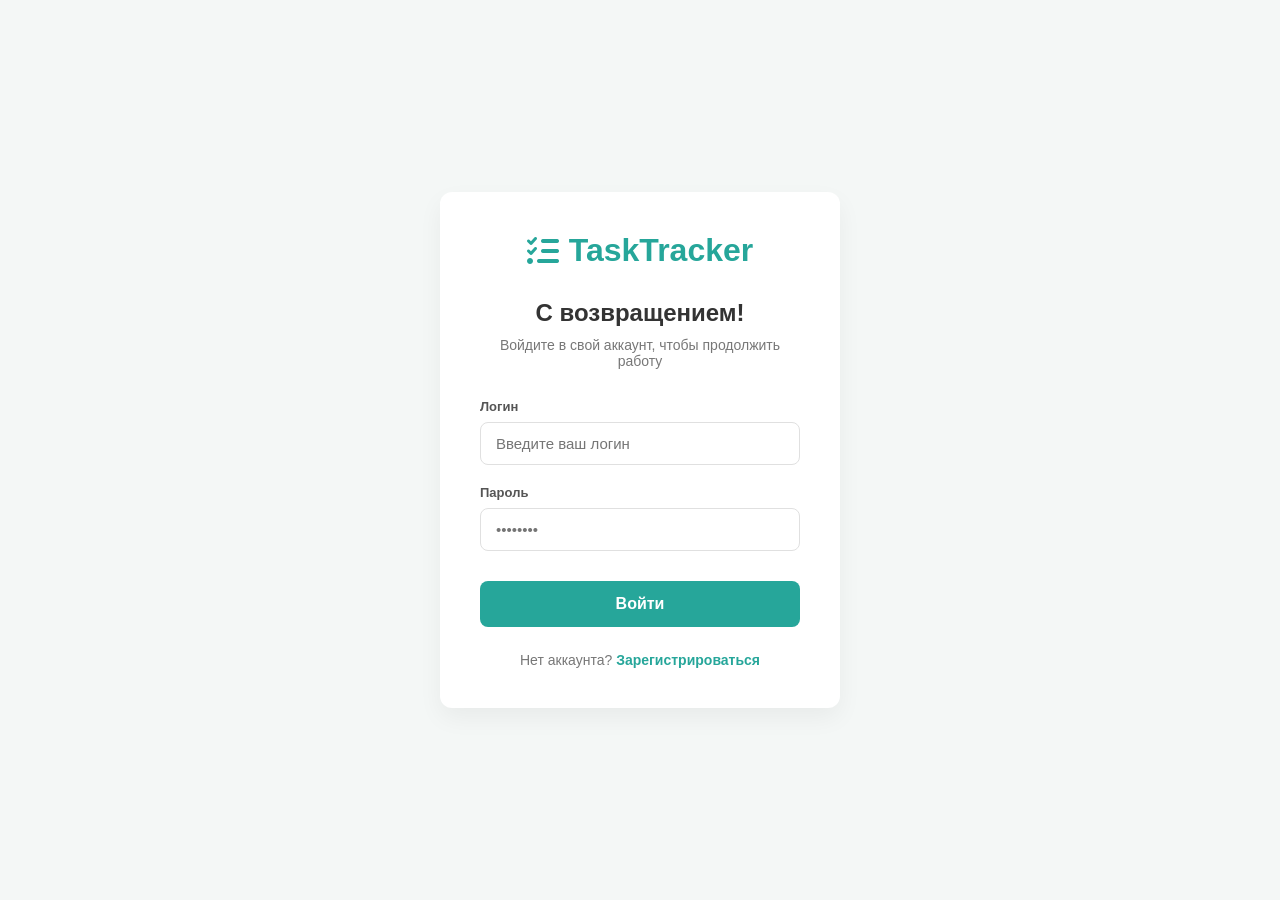
<file: templates/login.html>
<!DOCTYPE html>
<html lang="ru">
<head>
    <meta charset="UTF-8">
    <meta name="viewport" content="width=device-width, initial-scale=1.0">
    <title>Авторизация | Task Tracker</title>
    <link rel="stylesheet" href="/static/styles.css?v=1.4">
    <link rel="stylesheet" href="https://cdnjs.cloudflare.com/ajax/libs/font-awesome/6.0.0/css/all.min.css">
    <style>
        body {
            display: flex;
            justify-content: center;
            align-items: center;
            background-color: #f4f7f6;
            height: 100vh;
            margin: 0;
        }
        .auth-container {
            background: white;
            padding: 40px;
            border-radius: 12px;
            box-shadow: 0 10px 25px rgba(0,0,0,0.05);
            width: 100%;
            max-width: 400px;
            text-align: center;
        }
        .auth-logo {
            font-size: 32px;
            font-weight: bold;
            color: var(--primary-color);
            margin-bottom: 30px;
            display: flex;
            align-items: center;
            justify-content: center;
            gap: 10px;
        }
        .auth-title {
            font-size: 24px;
            color: #333;
            margin-bottom: 10px;
        }
        .auth-subtitle {
            font-size: 14px;
            color: var(--text-muted);
            margin-bottom: 30px;
        }
        .auth-form .form-group {
            text-align: left;
            margin-bottom: 20px;
        }
        .auth-form label {
            font-weight: 600;
            font-size: 13px;
            margin-bottom: 8px;
            display: block;
            color: #555;
        }
        .auth-form input {
            width: 100%;
            padding: 12px 15px;
            border: 1px solid #e0e0e0;
            border-radius: 8px;
            font-size: 15px;
            transition: border-color 0.2s;
        }
        .auth-form input:focus {
            outline: none;
            border-color: var(--primary-color);
        }
        .auth-submit {
            width: 100%;
            padding: 14px;
            background-color: var(--primary-color);
            color: white;
            border: none;
            border-radius: 8px;
            font-size: 16px;
            font-weight: bold;
            cursor: pointer;
            transition: background-color 0.2s;
            margin-top: 10px;
        }
        .auth-submit:hover {
            background-color: #00897b;
        }
        .auth-switch {
            margin-top: 25px;
            font-size: 14px;
            color: var(--text-muted);
        }
        .auth-switch a {
            color: var(--primary-color);
            text-decoration: none;
            font-weight: 600;
        }
        .auth-switch a:hover {
            text-decoration: underline;
        }
        .error-message {
            color: #ff5252;
            font-size: 13px;
            margin-top: 10px;
            display: none;
        }
    </style>
</head>
<body>
    <div class="auth-container">
        <div class="auth-logo">
            <i class="fas fa-tasks"></i>
            <span>TaskTracker</span>
        </div>
        
        <div id="loginSection">
            <h1 class="auth-title">С возвращением!</h1>
            <p class="auth-subtitle">Войдите в свой аккаунт, чтобы продолжить работу</p>
            
            <form class="auth-form" id="loginForm">
                <div class="form-group">
                    <label for="loginUsername">Логин</label>
                    <input type="text" id="loginUsername" required placeholder="Введите ваш логин">
                </div>
                <div class="form-group">
                    <label for="loginPassword">Пароль</label>
                    <input type="password" id="loginPassword" required placeholder="••••••••">
                </div>
                <button type="submit" class="auth-submit">Войти</button>
                <div id="loginError" class="error-message"></div>
            </form>
            
            <div class="auth-switch">
                Нет аккаунта? <a href="#" onclick="toggleAuth(event, 'register')">Зарегистрироваться</a>
            </div>
        </div>

        <div id="registerSection" style="display: none;">
            <h1 class="auth-title">Создать аккаунт</h1>
            <p class="auth-subtitle">Начните управлять задачами эффективно</p>
            
            <form class="auth-form" id="registerForm">
                <div class="form-group">
                    <label for="regDisplayName">Ваше имя (как к вам обращаться)</label>
                    <input type="text" id="regDisplayName" required placeholder="Иван Иванов">
                </div>
                <div class="form-group">
                    <label for="regUsername">Логин (для входа)</label>
                    <input type="text" id="regUsername" required placeholder="Придумайте логин">
                </div>
                <div class="form-group">
                    <label for="regPassword">Пароль</label>
                    <input type="password" id="regPassword" required placeholder="••••••••">
                </div>
                <button type="submit" class="auth-submit">Зарегистрироваться</button>
                <div id="registerError" class="error-message"></div>
            </form>
            
            <div class="auth-switch">
                Уже есть аккаунт? <a href="#" onclick="toggleAuth(event, 'login')">Войти</a>
            </div>
        </div>
    </div>

    <script>
        function toggleAuth(e, type) {
            e.preventDefault();
            const loginSection = document.getElementById('loginSection');
            const registerSection = document.getElementById('registerSection');
            
            if (type === 'register') {
                loginSection.style.display = 'none';
                registerSection.style.display = 'block';
            } else {
                loginSection.style.display = 'block';
                registerSection.style.display = 'none';
            }
        }

        document.getElementById('loginForm').addEventListener('submit', async (e) => {
            e.preventDefault();
            const username = document.getElementById('loginUsername').value;
            const password = document.getElementById('loginPassword').value;
            const errorDiv = document.getElementById('loginError');

            try {
                const response = await fetch('/login', {
                    method: 'POST',
                    headers: { 'Content-Type': 'application/json' },
                    body: JSON.stringify({ username, password })
                });

                const data = await response.json();
                if (response.ok) {
                    window.location.href = '/';
                } else {
                    errorDiv.textContent = data.detail || 'Ошибка входа';
                    errorDiv.style.display = 'block';
                }
            } catch (err) {
                errorDiv.textContent = 'Ошибка сервера';
                errorDiv.style.display = 'block';
            }
        });

        document.getElementById('registerForm').addEventListener('submit', async (e) => {
            e.preventDefault();
            const displayName = document.getElementById('regDisplayName').value;
            const username = document.getElementById('regUsername').value;
            const password = document.getElementById('regPassword').value;
            const errorDiv = document.getElementById('registerError');

            try {
                const response = await fetch('/register', {
                    method: 'POST',
                    headers: { 'Content-Type': 'application/json' },
                    body: JSON.stringify({ displayName, username, password })
                });

                const data = await response.json();
                if (response.ok) {
                    window.location.href = '/';
                } else {
                    errorDiv.textContent = data.detail || 'Ошибка регистрации';
                    errorDiv.style.display = 'block';
                }
            } catch (err) {
                errorDiv.textContent = 'Ошибка сервера';
                errorDiv.style.display = 'block';
            }
        });
    </script>
</body>
</html>
</file>
<file: static/styles.css>
:root {
    --primary-color: #26a69a;
    --bg-color: #f4f7f6;
    --sidebar-bg: #ffffff;
    --text-color: #333;
    --text-muted: #777;
    --border-color: #e0e0e0;
    --card-bg: #ffffff;
    --tag-due-bg: #ff5252;
    --tag-new-bg: #4fc3f7;
    --tag-onhold-bg: #ffb74d;
}

* {
    box-sizing: border-box;
    margin: 0;
    padding: 0;
}

body {
    font-family: 'Segoe UI', Tahoma, Geneva, Verdana, sans-serif;
    background-color: var(--bg-color);
    color: var(--text-color);
    height: 100vh;
    overflow: hidden;
}

.app-container {
    display: flex;
    height: 100%;
}

/* Main Content Styling */
.main-content {
    flex: 1;
    display: flex;
    flex-direction: column;
    overflow: hidden;
}

/* Board Header Styling */
.board-header {
    padding: 20px;
    background-color: #ffffff;
    border-bottom: 1px solid var(--border-color);
}

.board-title-row {
    display: flex;
    justify-content: space-between;
    align-items: center;
}

.board-title {
    display: flex;
    flex-direction: column;
    gap: 10px;
}

.board-title h1 {
    font-size: 24px;
    color: rgba(102, 102, 102, 1);
    font-weight: normal;
    background-clip: unset;
    -webkit-background-clip: unset;
}

.add-stage-btn-top {
    background-color: rgba(255, 255, 255, 0.6);
    border: 2px dashed var(--border-color);
    padding: 8px 16px;
    border-radius: 8px;
    font-size: 14px;
    cursor: pointer;
    color: var(--text-muted);
    transition: all 0.2s;
    display: flex;
    align-items: center;
    gap: 8px;
    width: fit-content;
}

.add-stage-btn-top:hover {
    border-color: var(--primary-color);
    color: var(--primary-color);
    background-color: #fff;
    box-shadow: 0 2px 8px rgba(0,0,0,0.05);
}

.view-switcher {
    display: flex;
    background-color: #eee;
    padding: 4px;
    border-radius: 8px;
    gap: 4px;
}

.user-profile {
    display: flex;
    align-items: center;
    gap: 15px;
    background: white;
    padding: 5px 10px;
    border-radius: 8px;
    box-shadow: 0 2px 8px rgba(0,0,0,0.05);
}

.filters-bar {
    display: flex;
    gap: 10px;
}

.filter-btn {
    background-color: white;
    border: 1px solid var(--border-color);
    padding: 8px 16px;
    border-radius: 8px;
    font-size: 14px;
    cursor: pointer;
    color: var(--text-muted);
    transition: all 0.2s;
    display: flex;
    align-items: center;
    gap: 8px;
}

.filter-btn.active {
    background-color: var(--primary-color);
    color: white;
    border-color: var(--primary-color);
}

.filter-btn:hover:not(.active) {
    background-color: #f5f5f5;
}

#userNameDisplay {
    font-size: 14px;
    color: #555;
    font-weight: 600;
    display: flex;
    align-items: center;
    gap: 8px;
}

.logout-btn {
    background: none;
    border: 1px solid #e0e0e0;
    padding: 6px 12px;
    border-radius: 6px;
    font-size: 13px;
    cursor: pointer;
    color: var(--text-muted);
    transition: all 0.2s;
}

.logout-btn:hover {
    background-color: #f5f5f5;
    color: #ff5252;
    border-color: #ff5252;
}

.switcher-btn {
    border: none;
    padding: 8px 16px;
    border-radius: 6px;
    font-size: 14px;
    cursor: pointer;
    transition: all 0.2s;
    background-color: transparent;
    color: #777;
}

.switcher-btn.active {
    background-color: #fff;
    color: var(--primary-color);
    box-shadow: 0 2px 4px rgba(0,0,0,0.1);
    font-weight: bold;
}

.switcher-btn.disabled {
    cursor: not-allowed;
    opacity: 0.6;
}

.switcher-btn:not(.active):not(.disabled):hover {
    background-color: #e0e0e0;
}

/* Kanban Board Styling */
.kanban-board {
    flex: 1;
    display: flex;
    gap: 15px;
    padding: 20px;
    overflow-x: auto;
    background-color: var(--bg-color);
}

.kanban-column {
    min-width: 300px;
    flex: 1;
    display: flex;
    flex-direction: column;
}

.column-header {
    margin-bottom: 15px;
    border-bottom: 2px solid var(--border-color);
    padding-bottom: 10px;
}

.column-info {
    display: flex;
    align-items: center;
    gap: 10px;
    margin-bottom: 5px;
    background-color: rgba(255, 255, 255, 1);
}

.column-info h2 {
    font-size: 18px;
    font-weight: normal;
    color: #666;
}

.column-actions {
    display: flex;
    flex-direction: column;
    gap: 8px;
    margin-top: 10px;
}

.sort-select {
    width: 100%;
    padding: 5px;
    border: 1px solid var(--border-color);
    border-radius: 4px;
    font-size: 12px;
    color: var(--text-muted);
    background-color: #fff;
}

.add-task-col-btn {
    width: 100%;
    padding: 8px;
    background-color: rgba(255, 255, 255, 1);
    background-image: none;
    border: 1px dashed rgba(224, 224, 224, 1);
    border-radius: 4px;
    color: var(--text-muted);
    font-size: 14px;
    font-family: SFMono-Regular, Consolas, "Liberation Mono", monospace;
    cursor: pointer;
    display: flex;
    align-items: center;
    justify-content: center;
    gap: 8px;
}

.add-task-col-btn:hover {
    background-color: #fff;
    border-color: var(--primary-color);
    color: var(--primary-color);
}

.task-list {
    flex: 1;
    overflow-y: auto;
    min-height: 100px;
}

/* Task Card Styling */
.task-card {
    background-color: var(--card-bg);
    border-radius: 4px;
    padding: 15px;
    margin-bottom: 15px;
    box-shadow: 0 2px 4px rgba(0,0,0,0.05);
    border: 1px solid var(--border-color);
    cursor: grab;
    position: relative;
}

.task-card:active {
    cursor: grabbing;
}

.task-id {
    font-size: 10px;
    color: var(--text-muted);
    margin-bottom: 5px;
    display: flex;
    justify-content: space-between;
    align-items: center;
}

.priority-badge {
    padding: 2px 6px;
    border-radius: 10px;
    font-size: 9px;
    color: white;
    text-transform: uppercase;
}

.priority-1 { background-color: #81c784; } /* Low */
.priority-2 { background-color: #ffb74d; } /* Medium */
.priority-3 { background-color: #e57373; } /* High */

.task-card h3 {
    font-size: 15px;
    margin-bottom: 10px;
    color: #555;
    line-height: 1.4;
}

.task-details {
    font-size: 13px;
    color: var(--text-muted);
}

.task-detail-item {
    display: flex;
    align-items: center;
    gap: 8px;
    margin-bottom: 5px;
}

.task-detail-item i {
    width: 14px;
    color: var(--primary-color);
}

.task-comment {
    margin-top: 10px;
    padding-top: 10px;
    border-top: 1px solid #f0f0f0;
    font-size: 12px;
    color: var(--text-muted);
    font-style: italic;
}

.task-footer {
    margin-top: 15px;
    display: flex;
    flex-wrap: wrap;
    justify-content: flex-start;
    gap: 8px;
    align-items: center;
}

.open-btn, .delete-btn, .complete-btn, .archive-btn {
    border: none;
    padding: 5px 10px;
    border-radius: 6px;
    font-size: 11px;
    cursor: pointer;
    display: flex;
    align-items: center;
    gap: 5px;
    color: white;
    white-space: nowrap;
}

.open-btn {
    background-color: var(--primary-color);
}

.complete-btn {
    background-color: #4caf50;
}

.complete-btn:hover {
    background-color: #43a047;
}

.archive-btn {
    background-color: #78909c;
}

.archive-btn:hover {
    background-color: #607d8b;
}

.delete-btn {
    background-color: #ff5252;
}

.delete-btn:hover {
    background-color: #ff1744;
}

/* Modal Styling */
.modal {
    display: none;
    position: fixed;
    z-index: 1000;
    left: 0;
    top: 0;
    width: 100%;
    height: 100%;
    background-color: rgba(0,0,0,0.5);
}

.modal-content {
    background-color: white;
    margin: 5% auto;
    padding: 30px;
    border-radius: 8px;
    width: 400px;
    position: relative;
    max-height: 90vh;
    overflow-y: auto;
}

.close {
    position: absolute;
    right: 20px;
    top: 20px;
    font-size: 24px;
    cursor: pointer;
    color: var(--text-muted);
}

.form-group {
    margin-bottom: 15px;
}

.form-group label {
    display: block;
    margin-bottom: 5px;
    font-size: 14px;
}

.form-group input, .form-group select, .form-group textarea {
    width: 100%;
    padding: 8px;
    border: 1px solid var(--border-color);
    border-radius: 4px;
}

.modal-footer {
    display: flex;
    gap: 10px;
    margin-top: 20px;
}

.submit-btn {
    background-color: var(--primary-color);
    color: white;
    border: none;
    padding: 10px 20px;
    border-radius: 4px;
    cursor: pointer;
    flex: 1;
    font-weight: bold;
}

.delete-task-btn {
    background-color: #ff5252;
    color: white;
    border: none;
    padding: 10px 20px;
    border-radius: 4px;
    cursor: pointer;
    flex: 1;
    font-weight: bold;
}

.delete-task-btn:hover {
    background-color: #ff1744;
}

/* Side Panel Styling */
.side-panel {
    position: fixed;
    top: 0;
    right: -50%;
    width: 50%;
    height: 100%;
    background-color: white;
    box-shadow: -5px 0 15px rgba(0,0,0,0.1);
    z-index: 2000;
    transition: right 0.3s ease;
    display: flex;
    flex-direction: column;
}

.side-panel.active {
    right: 0;
}

.side-panel-header {
    padding: 20px;
    border-bottom: 1px solid var(--border-color);
    display: flex;
    justify-content: space-between;
    align-items: center;
    background-color: #f8f9fa;
}

.side-panel-header h2 {
    font-size: 20px;
    color: #333;
}

.close-panel-btn {
    background: none;
    border: none;
    font-size: 28px;
    cursor: pointer;
    color: var(--text-muted);
}

.side-panel-content {
    padding: 30px;
    overflow-y: auto;
    flex: 1;
}

.panel-item {
    margin-bottom: 20px;
}

.panel-item label {
    display: block;
    font-size: 12px;
    color: var(--text-muted);
    text-transform: uppercase;
    margin-bottom: 5px;
    font-weight: bold;
}

.panel-item span {
    font-size: 16px;
    color: #333;
}

.panel-input {
    width: 100%;
    padding: 8px 12px;
    border: 1px solid var(--border-color);
    border-radius: 6px;
    font-size: 14px;
    color: #333;
    background-color: #f9f9f9;
    transition: all 0.2s;
}

.panel-input:focus {
    outline: none;
    border-color: var(--primary-color);
    background-color: #fff;
    box-shadow: 0 0 0 2px rgba(38, 166, 154, 0.1);
}

.panel-value-title {
    font-size: 18px;
    font-weight: bold;
    color: var(--primary-color);
}

.panel-comment {
    background-color: #f4f7f6;
    padding: 15px;
    border-radius: 8px;
    font-style: italic;
    color: #555;
    line-height: 1.5;
}

.panel-comment-edit {
    width: 100%;
    min-height: 100px;
    padding: 12px;
    border: 1px solid var(--border-color);
    border-radius: 8px;
    font-family: inherit;
    font-size: 14px;
    margin-bottom: 10px;
    resize: vertical;
    background-color: #f9f9f9;
}

.panel-comment-edit:focus {
    outline: none;
    border-color: var(--primary-color);
    background-color: #fff;
}

.save-task-panel-btn {
    width: 100%;
    background-color: var(--primary-color);
    color: white;
    border: none;
    padding: 12px;
    border-radius: 8px;
    cursor: pointer;
    font-size: 14px;
    font-weight: 600;
    transition: all 0.2s;
    display: flex;
    align-items: center;
    justify-content: center;
    gap: 10px;
    margin-top: 20px;
}

.save-task-panel-btn:hover {
    background-color: #00897b;
    box-shadow: 0 4px 12px rgba(38, 166, 154, 0.3);
    transform: translateY(-1px);
}

.panel-time-container {
    display: flex;
    align-items: center;
    justify-content: space-between;
    gap: 15px;
    background-color: #f0f4f3;
    padding: 10px 15px;
    border-radius: 8px;
}

.time-edit-group {
    display: flex;
    align-items: center;
    gap: 8px;
    flex: 1;
}

.panel-time-input-field {
    background: white;
    border: 1px solid #ddd;
    border-radius: 4px;
    padding: 5px 10px;
    font-family: 'Courier New', Courier, monospace;
    font-weight: bold;
    font-size: 18px;
    color: var(--primary-color);
    width: 120px;
}

.apply-time-btn {
    background: none;
    border: none;
    color: var(--primary-color);
    font-size: 20px;
    cursor: pointer;
    transition: transform 0.2s;
}

.apply-time-btn:hover {
    transform: scale(1.2);
}

.time-hint {
    display: block;
    margin-top: 5px;
    color: #999;
    font-size: 11px;
}

.panel-section {
    margin-bottom: 30px;
    padding-bottom: 20px;
    border-bottom: 1px solid #eee;
}

.panel-section h3 {
    font-size: 16px;
    margin-bottom: 15px;
    color: #444;
    display: flex;
    align-items: center;
    gap: 10px;
}

/* File List Styling */
.file-list {
    margin-bottom: 15px;
}

.file-item {
    display: flex;
    justify-content: space-between;
    align-items: center;
    padding: 8px 12px;
    background-color: #f8f9fa;
    border-radius: 6px;
    margin-bottom: 8px;
    border: 1px solid #eee;
}

.file-item a {
    text-decoration: none;
    color: var(--primary-color);
    font-size: 14px;
    display: flex;
    align-items: center;
    gap: 8px;
}

.delete-file-btn {
    background: none;
    border: none;
    color: #ff5252;
    cursor: pointer;
    padding: 5px;
}

.add-file-btn {
    width: 100%;
    padding: 10px;
    background: none;
    border: 1px dashed var(--border-color);
    border-radius: 6px;
    color: var(--text-muted);
    cursor: pointer;
    font-size: 14px;
}

.add-file-btn:hover {
    border-color: var(--primary-color);
    color: var(--primary-color);
}

/* Chat Styling */
.chat-messages {
    max-height: 300px;
    overflow-y: auto;
    margin-bottom: 15px;
    display: flex;
    flex-direction: column;
    gap: 12px;
    padding-right: 5px;
}

.chat-message {
    background-color: #f0f4f3;
    padding: 10px 15px;
    border-radius: 12px;
    border-bottom-left-radius: 2px;
    align-self: flex-start;
    max-width: 90%;
}

.message-info {
    display: flex;
    justify-content: space-between;
    margin-bottom: 5px;
    font-size: 11px;
}

.message-sender {
    font-weight: bold;
    color: var(--primary-color);
}

.message-time {
    color: #999;
}

.message-text {
    font-size: 14px;
    color: #333;
    word-break: break-word;
}

.chat-input-container {
    display: flex;
    gap: 10px;
}

.chat-input-container textarea {
    flex: 1;
    padding: 10px;
    border: 1px solid var(--border-color);
    border-radius: 8px;
    resize: none;
    height: 40px;
    font-family: inherit;
    font-size: 14px;
}

.send-message-btn {
    background-color: var(--primary-color);
    color: white;
    border: none;
    width: 40px;
    height: 40px;
    border-radius: 8px;
    cursor: pointer;
    display: flex;
    align-items: center;
    justify-content: center;
    transition: background 0.2s;
}

.send-message-btn:hover {
    background-color: #00897b;
}

/* Gantt Chart Styling */
.gantt-container {
    flex: 1;
    display: flex;
    flex-direction: column;
    padding: 20px;
    overflow: hidden;
}

.gantt-controls {
    margin-bottom: 20px;
    display: flex;
    justify-content: space-between;
    align-items: center;
}

.gantt-controls-left, .gantt-controls-right {
    display: flex;
    align-items: center;
    gap: 15px;
}

.gantt-navigation {
    display: flex;
    gap: 5px;
}

.nav-btn {
    border: 1px solid var(--border-color);
    background-color: #fff;
    padding: 6px 12px;
    border-radius: 6px;
    font-size: 13px;
    cursor: pointer;
    color: #666;
    transition: all 0.2s;
}

.nav-btn:hover {
    background-color: #f5f5f5;
    border-color: var(--primary-color);
    color: var(--primary-color);
}

.filter-group {
    display: flex;
    align-items: center;
    gap: 10px;
    font-size: 14px;
    color: #666;
}

.filter-input {
    padding: 6px 12px;
    border: 1px solid var(--border-color);
    border-radius: 6px;
    background-color: #fff;
    color: #333;
    font-size: 13px;
    cursor: text;
    width: 180px;
}

.scale-switcher {
    display: flex;
    background-color: #f0f0f0;
    padding: 4px;
    border-radius: 8px;
    gap: 4px;
}

.scale-btn {
    border: none;
    padding: 6px 12px;
    border-radius: 6px;
    font-size: 13px;
    cursor: pointer;
    background-color: transparent;
    color: #666;
    transition: all 0.2s;
}

.scale-btn.active {
    background-color: #fff;
    color: var(--primary-color);
    box-shadow: 0 2px 4px rgba(0,0,0,0.1);
    font-weight: bold;
}

.gantt-chart-wrapper {
    flex: 1;
    display: flex;
    flex-direction: column;
    border: 1px solid #007bff;
    border-radius: 4px;
    overflow: auto;
    position: relative;
}

.gantt-grid-header {
    display: flex;
    background-color: #e3f2fd;
    border-bottom: 1px solid #007bff;
    position: sticky;
    top: 0;
    z-index: 10;
}

.gantt-column-task {
    width: 200px;
    min-width: 200px;
    background-color: #007bff;
    color: white;
    padding: 10px;
    font-weight: bold;
    display: flex;
    align-items: center;
    border-right: 1px solid #fff;
}

.gantt-column-timeline {
    flex: 1;
    display: flex;
    flex-direction: column;
}

.gantt-month-header {
    text-align: center;
    padding: 10px;
    font-weight: bold;
    color: #007bff;
    border-bottom: 1px solid #007bff;
    background-color: #f8f9fa;
    text-transform: uppercase;
    letter-spacing: 1px;
}

.gantt-days-header {
    display: flex;
}

.gantt-day-cell {
    flex: 1;
    min-width: 30px;
    text-align: center;
    padding: 5px 0;
    font-size: 12px;
    color: #333;
    border-right: 1px solid #e0e0e0;
    display: flex;
    flex-direction: column;
    align-items: center;
    justify-content: center;
}

.gantt-day-cell:last-child {
    border-right: none;
}

.gantt-body {
    display: flex;
    flex-direction: column;
}

.gantt-row {
    display: flex;
    border-bottom: 1px solid #e0e0e0;
    min-height: 50px;
}

.gantt-task-info {
    width: 200px;
    min-width: 200px;
    padding: 10px;
    border-right: 1px solid #007bff;
    font-size: 13px;
    display: flex;
    align-items: center;
    color: #007bff;
}

.gantt-timeline-row {
    flex: 1;
    position: relative;
    background-image: linear-gradient(to right, #e0e0e0 1px, transparent 1px);
}

.gantt-bar {
    position: absolute;
    height: 12px;
    top: 19px;
    border-radius: 6px;
    z-index: 2;
    cursor: pointer;
    transition: transform 0.1s;
}

.gantt-bar:hover {
    transform: scaleY(1.3);
    z-index: 1000;
}

/* Default bar color for dynamic stages */
.gantt-bar { background-color: #9e9e9e; }

.gantt-bar-planned { background-color: #42a5f5; } /* Blue */
.gantt-bar-in-progress { background-color: #ffa726; } /* Orange */
.gantt-bar-done { background-color: #66bb6a; } /* Green */

/* Stage Management UI */
.edit-stage-btn, .delete-stage-btn {
    background: none;
    border: none;
    cursor: pointer;
    color: var(--text-muted);
    font-size: 14px;
    padding: 2px 5px;
    transition: color 0.2s;
}

.edit-stage-btn:hover {
    color: var(--primary-color);
}

.delete-stage-btn:hover {
    color: #ff5252;
}

.kanban-board-wrapper {
    flex: 1;
    display: flex;
    overflow-x: auto;
    background-color: var(--bg-color);
    padding: 20px;
}

.kanban-board {
    display: flex;
    gap: 15px;
}

/* Resize handles */
.resizer {
    position: absolute;
    width: 8px;
    height: 100%;
    top: 0;
    cursor: col-resize;
    z-index: 3;
}

.resizer-left { left: -4px; }
.resizer-right { right: -4px; }

/* Custom Dropdown Styling */
.custom-select-container {
    position: relative;
    width: 100%;
}

.custom-dropdown {
    position: absolute;
    top: 100%;
    left: 0;
    right: 0;
    background: white;
    border: 1px solid var(--border-color);
    border-radius: 8px;
    box-shadow: 0 4px 12px rgba(0,0,0,0.15);
    z-index: 10000;
    max-height: 200px;
    overflow-y: auto;
    display: none;
    margin-top: 4px;
}

.dropdown-item {
    padding: 10px 15px;
    cursor: pointer;
    display: flex;
    align-items: center;
    gap: 10px;
    transition: background 0.2s;
    color: var(--text-color);
    font-size: 14px;
}

.dropdown-item:hover {
    background-color: #f5f5f5;
}

.dropdown-item i {
    color: var(--text-muted);
    font-size: 12px;
}

.custom-dropdown.active {
    display: block;
}

/* Time Tracking Styling */
.task-time-tracking {
    margin-top: 12px;
    padding: 8px;
    background-color: #f8f9fa;
    border-radius: 6px;
    display: flex;
    justify-content: space-between;
    align-items: center;
    border: 1px solid #eee;
}

.time-display {
    font-family: 'Courier New', Courier, monospace;
    font-weight: bold;
    font-size: 14px;
    color: #555;
}

.timer-btn {
    border: none;
    width: 28px;
    height: 28px;
    border-radius: 50%;
    cursor: pointer;
    display: flex;
    align-items: center;
    justify-content: center;
    transition: all 0.2s;
    background-color: var(--primary-color);
    color: white;
}

.timer-btn.running {
    background-color: #ff9800;
    animation: pulse 2s infinite;
}

@keyframes pulse {
    0% { box-shadow: 0 0 0 0 rgba(255, 152, 0, 0.4); }
    70% { box-shadow: 0 0 0 10px rgba(255, 152, 0, 0); }
    100% { box-shadow: 0 0 0 0 rgba(255, 152, 0, 0); }
}

/* Archive Modal Styling */
.archive-modal-content {
    width: 600px;
}

.archived-tasks-list {
    margin-top: 20px;
    display: flex;
    flex-direction: column;
    gap: 10px;
}

.archived-task-item {
    display: flex;
    justify-content: space-between;
    align-items: center;
    padding: 12px 15px;
    background-color: #f5f5f5;
    border-radius: 8px;
    border: 1px solid #e0e0e0;
}

.archived-task-info {
    display: flex;
    flex-direction: column;
    gap: 4px;
}

.archived-task-info strong {
    font-size: 14px;
    color: #333;
}

.archived-task-info span {
    font-size: 12px;
    color: #777;
}

.archived-task-actions {
    display: flex;
    gap: 8px;
}

.archived-task-actions button {
    background: white;
    border: 1px solid #ddd;
    padding: 6px 10px;
    border-radius: 6px;
    cursor: pointer;
    color: #666;
    transition: all 0.2s;
}

.archived-task-actions button:hover {
    background-color: var(--primary-color);
    color: white;
    border-color: var(--primary-color);
}

.archived-task-actions .delete-btn-small:hover {
    background-color: #ff5252;
    border-color: #ff5252;
}

.empty-archive {
    text-align: center;
    color: #999;
    padding: 40px 0;
    font-style: italic;
}

/* Tooltip styling */
.gantt-bar::after {
    content: attr(data-tooltip);
    position: absolute;
    bottom: 120%;
    left: 50%;
    transform: translateX(-50%);
    background-color: rgba(0, 0, 0, 0.9);
    color: white;
    padding: 10px 15px;
    border-radius: 6px;
    font-size: 13px;
    white-space: pre-wrap;
    width: max-content;
    max-width: 300px;
    display: none;
    z-index: 9999;
    pointer-events: none;
    box-shadow: 0 4px 12px rgba(0,0,0,0.3);
}

.gantt-bar:hover::after {
    display: block;
}

.gantt-assignee {
    position: absolute;
    display: flex;
    align-items: center;
    gap: 8px;
    font-size: 12px;
    color: #007bff;
    top: 13px;
}

.gantt-avatar {
    width: 24px;
    height: 24px;
    border-radius: 50%;
    background-color: #ffe0b2;
    display: flex;
    align-items: center;
    justify-content: center;
    overflow: hidden;
    border: 1px solid #ffb74d;
}

.gantt-avatar span {
    font-size: 10px;
    font-weight: bold;
    color: #e65100;
}

.gantt-connector {
    position: absolute;
    border-left: 1px solid #9575cd;
    border-bottom: 1px solid #9575cd;
    z-index: 1;
}

.gantt-connector-orange {
    border-left-color: #ff8a65;
    border-bottom-color: #ff8a65;
}
</file>
